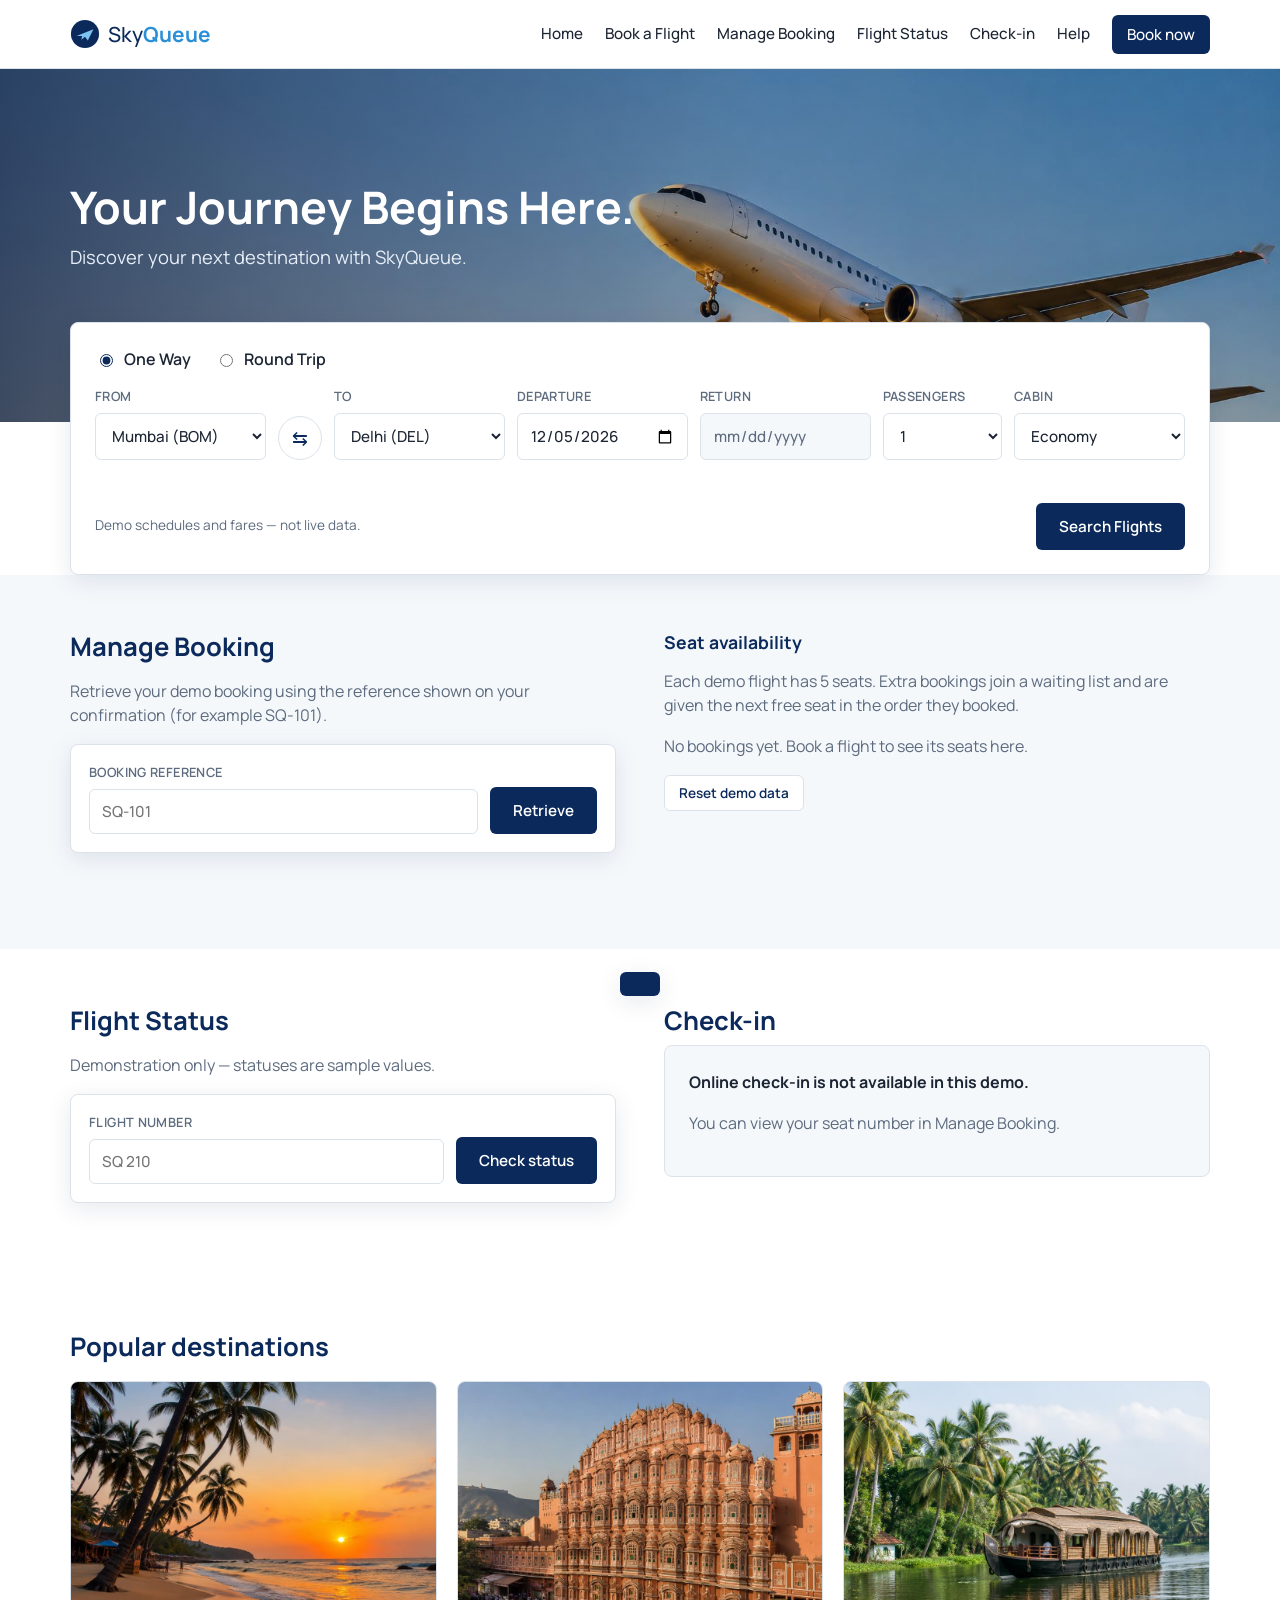
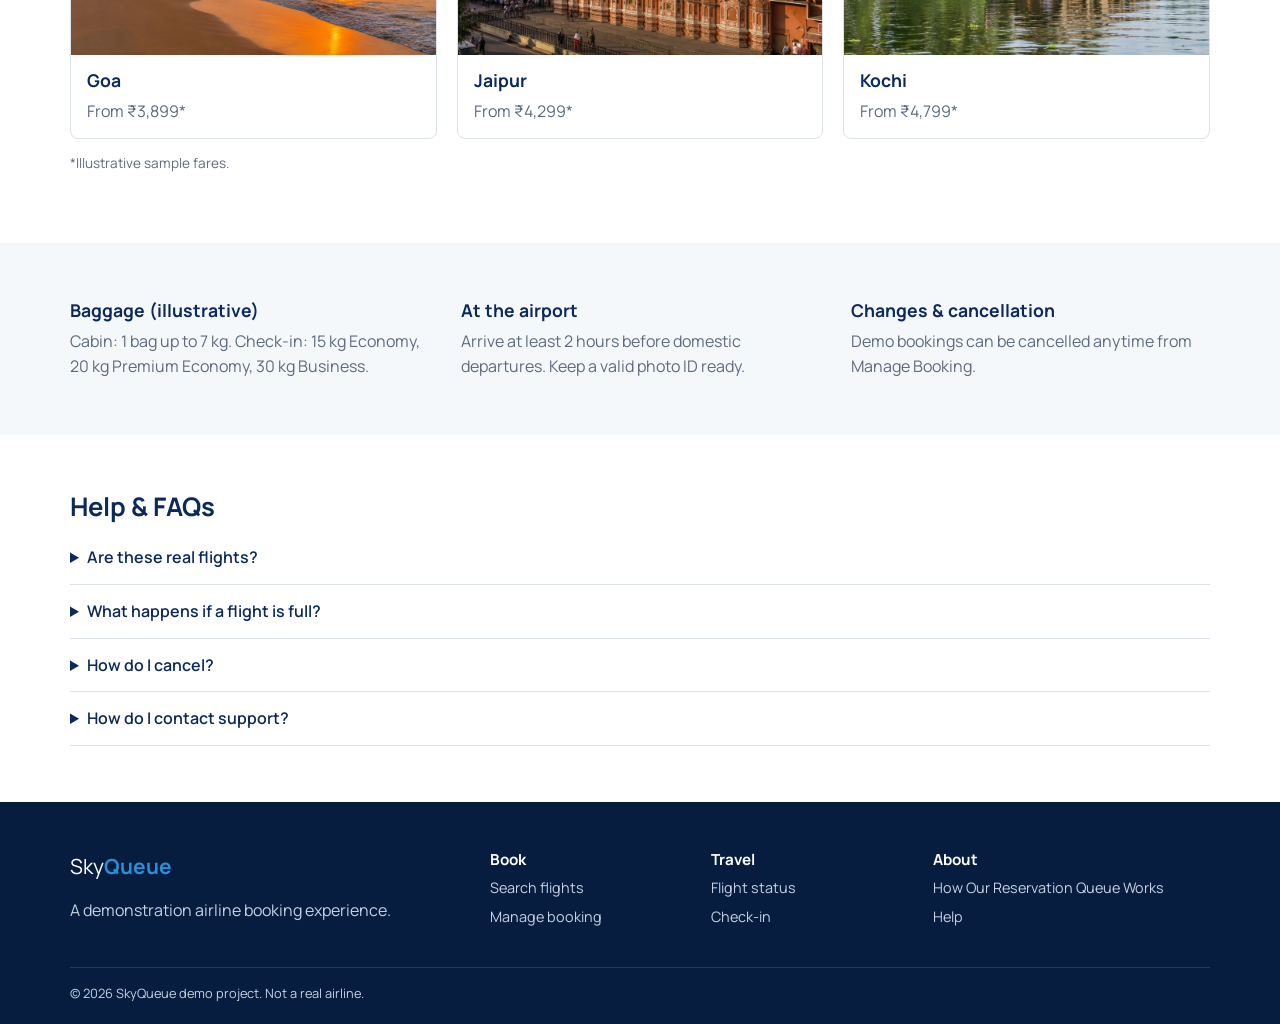
<file: public/skyqueue/index.html>
<!DOCTYPE html>
<html lang="en">
<head>
  <meta charset="UTF-8">
  <meta name="viewport" content="width=device-width, initial-scale=1.0">
  <title>SkyQueue — Book Flights Across India</title>
  <meta name="description" content="Search flights, book, manage your booking and check flight status with SkyQueue.">
  <link rel="preconnect" href="https://fonts.googleapis.com">
  <link href="https://fonts.googleapis.com/css2?family=Manrope:wght@400;500;600;700&display=swap" rel="stylesheet">
  <link rel="stylesheet" href="style.css">
</head>
<body>

<header class="site-header">
  <div class="container header-inner">
    <a href="#home" class="logo" aria-label="SkyQueue home">
      <svg width="30" height="30" viewBox="0 0 32 32" aria-hidden="true"><circle cx="16" cy="16" r="15" fill="#0b2a5b"/><path d="M7 18l18-7-6 12-3-4-4 3 1-4z" fill="#7cc4f2"/></svg>
      <span>Sky<b>Queue</b></span>
    </a>
    <button class="menu-toggle" id="menuToggle" aria-label="Open menu" aria-expanded="false">&#9776;</button>
    <nav class="main-nav" id="mainNav">
      <a href="#home">Home</a>
      <a href="#book">Book a Flight</a>
      <a href="#manage">Manage Booking</a>
      <a href="#status">Flight Status</a>
      <a href="#checkin">Check-in</a>
      <a href="#help">Help</a>
      <a href="#book" class="btn btn-primary btn-sm">Book now</a>
    </nav>
  </div>
</header>

<main>
  <!-- HERO + SEARCH -->
  <section class="hero" id="home">
    <div class="container">
      <h1>Your Journey Begins Here.</h1>
      <p class="hero-sub">Discover your next destination with SkyQueue.</p>
    </div>
  </section>

  <section class="container search-wrap" id="book">
    <form class="card search-card" id="searchForm" novalidate>
      <div class="trip-type">
        <label><input type="radio" name="tripType" value="oneway" checked> One Way</label>
        <label><input type="radio" name="tripType" value="round"> Round Trip</label>
      </div>
      <div class="search-grid">
        <div class="field">
          <label for="from">From</label>
          <select id="from"></select>
        </div>
        <button type="button" class="swap-btn" id="swapBtn" aria-label="Swap airports">&#8646;</button>
        <div class="field">
          <label for="to">To</label>
          <select id="to"></select>
        </div>
        <div class="field">
          <label for="departDate">Departure</label>
          <input type="date" id="departDate">
        </div>
        <div class="field" id="returnField">
          <label for="returnDate">Return</label>
          <input type="date" id="returnDate" disabled>
        </div>
        <div class="field">
          <label for="passengers">Passengers</label>
          <select id="passengers">
            <option>1</option><option>2</option><option>3</option><option>4</option>
          </select>
        </div>
        <div class="field">
          <label for="cabin">Cabin</label>
          <select id="cabin">
            <option>Economy</option><option>Premium Economy</option><option>Business</option>
          </select>
        </div>
      </div>
      <p class="form-error" id="searchError" role="alert"></p>
      <div class="search-actions">
        <span class="note">Demo schedules and fares — not live data.</span>
        <button type="submit" class="btn btn-primary">Search Flights</button>
      </div>
    </form>
  </section>

  <!-- BOOKING FLOW (hidden until search) -->
  <section class="container section" id="flow" hidden>
    <ol class="steps" id="steps">
      <li data-step="1">Select flight</li>
      <li data-step="2">Passenger details</li>
      <li data-step="3">Review</li>
      <li data-step="4">Confirmation</li>
    </ol>

    <div id="step1">
      <h2 id="resultsTitle">Available flights</h2>
      <p class="muted" id="seatInfo"></p>
      <div id="results" class="results"></div>
    </div>

    <div id="step2" hidden>
      <h2>Passenger details</h2>
      <form class="card" id="paxForm" novalidate>
        <div id="paxFields"></div>
        <div class="field"><label for="email">Contact email</label><input type="email" id="email" placeholder="you@example.com"></div>
        <div class="field"><label for="phone">Mobile number</label><input type="tel" id="phone" placeholder="10-digit mobile"></div>
        <p class="form-error" id="paxError" role="alert"></p>
        <div class="row-actions">
          <button type="button" class="btn btn-ghost" data-back="1">Back</button>
          <button type="submit" class="btn btn-primary">Continue</button>
        </div>
      </form>
    </div>

    <div id="step3" hidden>
      <h2>Review your booking</h2>
      <div class="card" id="reviewBox"></div>
      <p class="note">No payment is collected. This is a demonstration reservation.</p>
      <div class="row-actions">
        <button type="button" class="btn btn-ghost" data-back="2">Back</button>
        <button type="button" class="btn btn-primary" id="confirmBtn">Confirm reservation</button>
      </div>
    </div>

    <div id="step4" hidden>
      <div class="card confirm-card" id="confirmBox"></div>
      <div class="row-actions">
        <a href="#manage" class="btn btn-ghost">Manage this booking</a>
        <a href="#book" class="btn btn-primary" id="newSearch">Book another flight</a>
      </div>
    </div>
  </section>

  <!-- MANAGE -->
  <section class="section alt" id="manage">
    <div class="container two-col">
      <div>
        <h2>Manage Booking</h2>
        <p class="muted">Retrieve your demo booking using the reference shown on your confirmation (for example SQ-101).</p>
        <form class="card inline-form" id="manageForm" novalidate>
          <div class="field"><label for="manageRef">Booking reference</label><input id="manageRef" placeholder="SQ-101"></div>
          <button class="btn btn-primary" type="submit">Retrieve</button>
        </form>
        <p class="form-error" id="manageError" role="alert"></p>
        <div id="manageResult"></div>
      </div>
      <div>
        <h3>Seat availability</h3>
        <p class="muted">Each demo flight has 5 seats. Extra bookings join a waiting list and are given the next free seat in the order they booked.</p>
        <select id="manifestFlight" aria-label="Choose flight"></select>
        <div id="manifest"></div>
        <button class="btn btn-ghost btn-sm" id="resetBtn" type="button">Reset demo data</button>
      </div>
    </div>
  </section>

  <!-- STATUS + CHECKIN -->
  <section class="section container two-col">
    <div id="status">
      <h2>Flight Status</h2>
      <p class="muted">Demonstration only — statuses are sample values.</p>
      <form class="card inline-form" id="statusForm" novalidate>
        <div class="field"><label for="statusNo">Flight number</label><input id="statusNo" placeholder="SQ 210"></div>
        <button class="btn btn-primary" type="submit">Check status</button>
      </form>
      <div id="statusResult"></div>
    </div>
    <div id="checkin">
      <h2>Check-in</h2>
      <div class="card unavailable">
        <strong>Online check-in is not available in this demo.</strong>
        <p class="muted">You can view your seat number in Manage Booking.</p>
      </div>
    </div>
  </section>

  <!-- DESTINATIONS -->
  <section class="section container">
    <h2>Popular destinations</h2>
    <div class="dest-grid">
      <article class="dest"><img src="images/goa.jpg" alt="Goa beach at sunset" loading="lazy"><div><h3>Goa</h3><p>From ₹3,899*</p></div></article>
      <article class="dest"><img src="images/jaipur.jpg" alt="Hawa Mahal in Jaipur" loading="lazy"><div><h3>Jaipur</h3><p>From ₹4,299*</p></div></article>
      <article class="dest"><img src="images/kerala.jpg" alt="Kerala backwaters houseboat" loading="lazy"><div><h3>Kochi</h3><p>From ₹4,799*</p></div></article>
    </div>
    <p class="note">*Illustrative sample fares.</p>
  </section>

  <!-- TRAVEL INFO -->
  <section class="section alt">
    <div class="container info-grid">
      <div><h3>Baggage (illustrative)</h3><p>Cabin: 1 bag up to 7 kg. Check-in: 15 kg Economy, 20 kg Premium Economy, 30 kg Business.</p></div>
      <div><h3>At the airport</h3><p>Arrive at least 2 hours before domestic departures. Keep a valid photo ID ready.</p></div>
      <div><h3>Changes &amp; cancellation</h3><p>Demo bookings can be cancelled anytime from Manage Booking.</p></div>
    </div>
  </section>

  <!-- HELP / FAQ -->
  <section class="section container" id="help">
    <h2>Help &amp; FAQs</h2>
    <details><summary>Are these real flights?</summary><p>No. SkyQueue is a demonstration website. Flights, times and fares are sample data and no payment is taken.</p></details>
    <details><summary>What happens if a flight is full?</summary><p>You are added to the waiting list. When a confirmed passenger cancels, the first person on the waiting list automatically gets the seat.</p></details>
    <details><summary>How do I cancel?</summary><p>Open Manage Booking, enter your reference and choose Cancel booking.</p></details>
    <details><summary>How do I contact support?</summary><p>This demo has no live support line. Use the FAQs above for help.</p></details>
  </section>
</main>

<footer class="site-footer">
  <div class="container footer-grid">
    <div><span class="logo-text">Sky<b>Queue</b></span><p>A demonstration airline booking experience.</p></div>
    <div><h4>Book</h4><a href="#book">Search flights</a><a href="#manage">Manage booking</a></div>
    <div><h4>Travel</h4><a href="#status">Flight status</a><a href="#checkin">Check-in</a></div>
    <div><h4>About</h4><a href="queue.html">How Our Reservation Queue Works</a><a href="#help">Help</a></div>
  </div>
  <div class="container copyright">© 2026 SkyQueue demo project. Not a real airline.</div>
</footer>

<div class="toast" id="toast" role="status"></div>
<script src="script.js"></script>
</body>
</html>
</file>
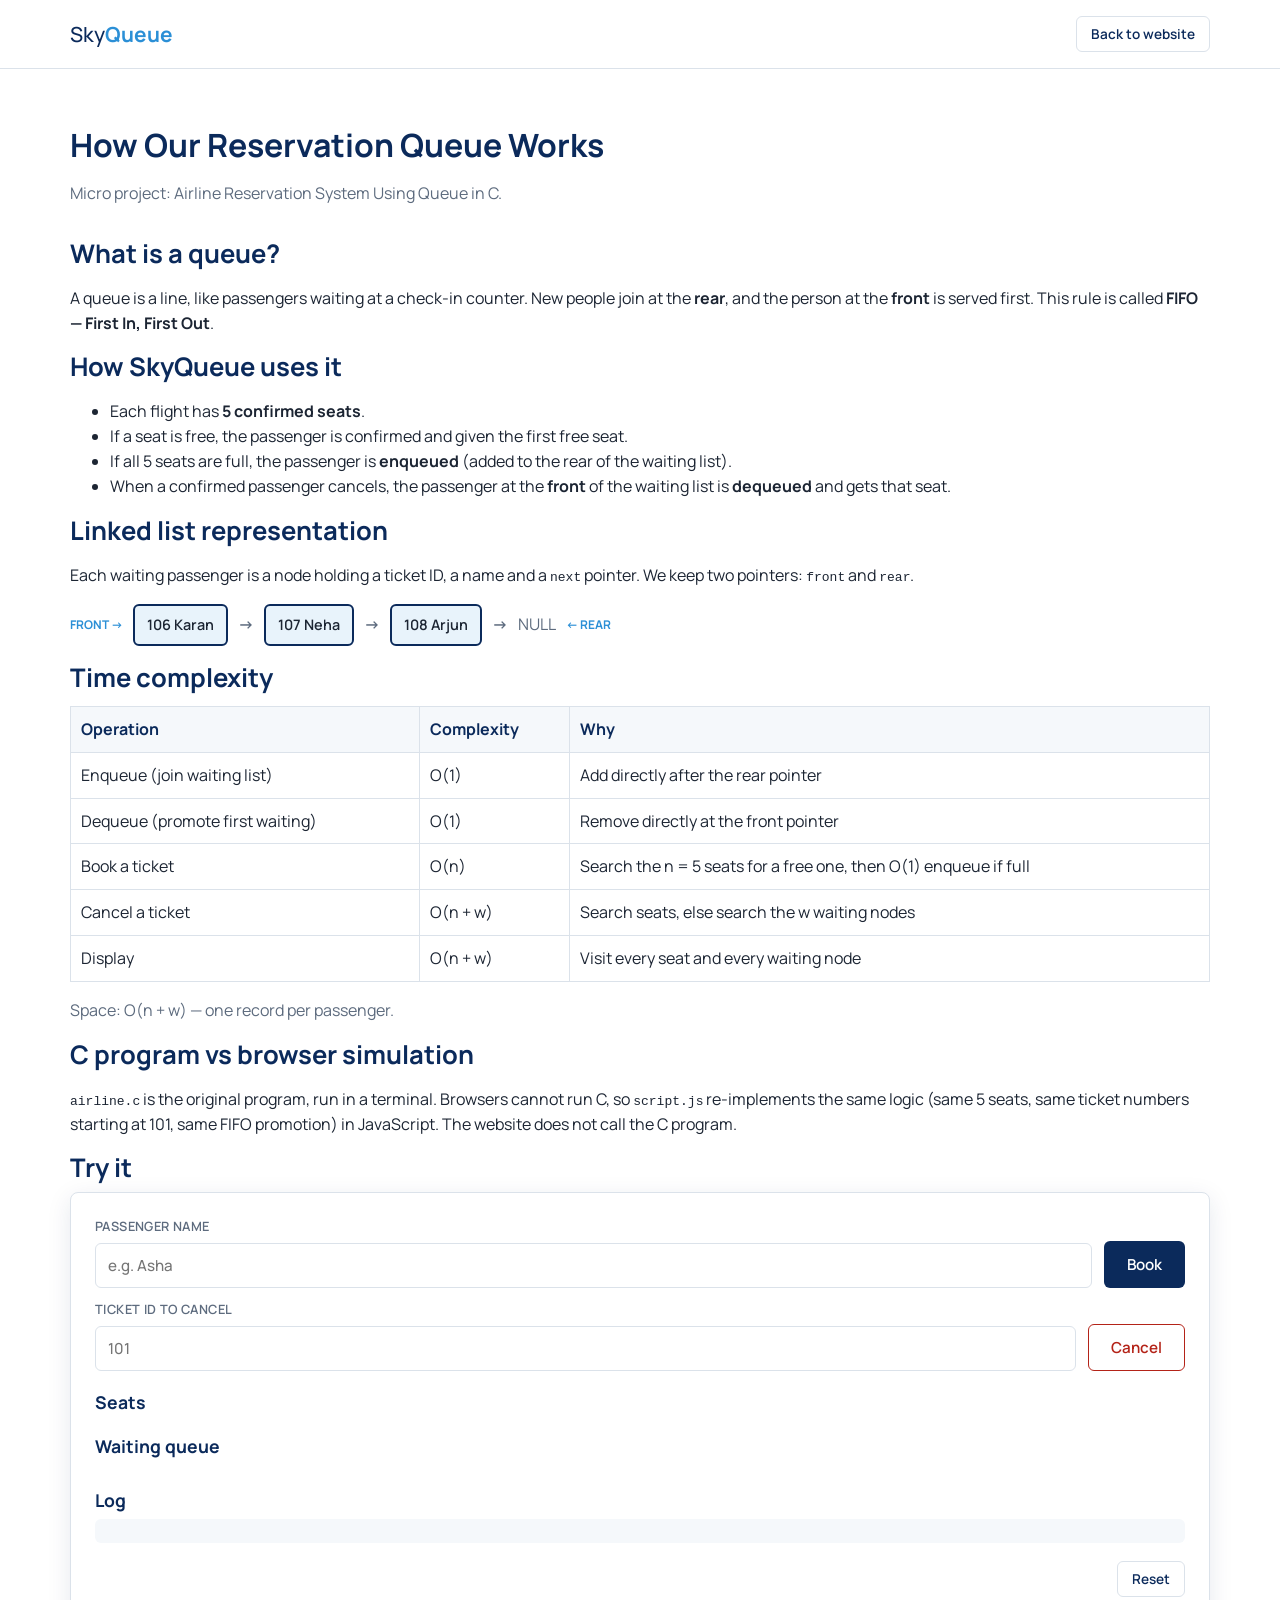
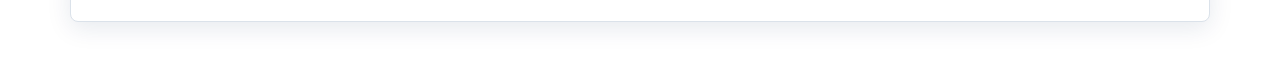
<file: public/skyqueue/queue.html>
<!DOCTYPE html>
<html lang="en">
<head>
  <meta charset="UTF-8">
  <meta name="viewport" content="width=device-width, initial-scale=1.0">
  <title>How Our Reservation Queue Works — SkyQueue</title>
  <link href="https://fonts.googleapis.com/css2?family=Manrope:wght@400;500;600;700&display=swap" rel="stylesheet">
  <link rel="stylesheet" href="style.css">
</head>
<body>
<header class="site-header">
  <div class="container header-inner">
    <a href="index.html" class="logo"><span>Sky<b>Queue</b></span></a>
    <a href="index.html" class="btn btn-ghost btn-sm">Back to website</a>
  </div>
</header>

<main class="container section">
  <h1>How Our Reservation Queue Works</h1>
  <p class="muted">Micro project: Airline Reservation System Using Queue in C.</p>

  <h2 style="margin-top:32px">What is a queue?</h2>
  <p>A queue is a line, like passengers waiting at a check-in counter. New people join at the <b>rear</b>, and the person at the <b>front</b> is served first. This rule is called <b>FIFO — First In, First Out</b>.</p>

  <h2>How SkyQueue uses it</h2>
  <ul>
    <li>Each flight has <b>5 confirmed seats</b>.</li>
    <li>If a seat is free, the passenger is confirmed and given the first free seat.</li>
    <li>If all 5 seats are full, the passenger is <b>enqueued</b> (added to the rear of the waiting list).</li>
    <li>When a confirmed passenger cancels, the passenger at the <b>front</b> of the waiting list is <b>dequeued</b> and gets that seat.</li>
  </ul>

  <h2>Linked list representation</h2>
  <p>Each waiting passenger is a node holding a ticket ID, a name and a <code>next</code> pointer. We keep two pointers: <code>front</code> and <code>rear</code>.</p>
  <div class="queue-diagram">
    <span class="ptr">front →</span>
    <span class="node">106 Karan</span><span class="arrow">→</span>
    <span class="node">107 Neha</span><span class="arrow">→</span>
    <span class="node">108 Arjun</span><span class="arrow">→</span>
    <span class="muted">NULL</span>
    <span class="ptr">← rear</span>
  </div>

  <h2>Time complexity</h2>
  <table>
    <tr><th>Operation</th><th>Complexity</th><th>Why</th></tr>
    <tr><td>Enqueue (join waiting list)</td><td>O(1)</td><td>Add directly after the rear pointer</td></tr>
    <tr><td>Dequeue (promote first waiting)</td><td>O(1)</td><td>Remove directly at the front pointer</td></tr>
    <tr><td>Book a ticket</td><td>O(n)</td><td>Search the n = 5 seats for a free one, then O(1) enqueue if full</td></tr>
    <tr><td>Cancel a ticket</td><td>O(n + w)</td><td>Search seats, else search the w waiting nodes</td></tr>
    <tr><td>Display</td><td>O(n + w)</td><td>Visit every seat and every waiting node</td></tr>
  </table>
  <p class="muted">Space: O(n + w) — one record per passenger.</p>

  <h2>C program vs browser simulation</h2>
  <p><code>airline.c</code> is the original program, run in a terminal. Browsers cannot run C, so <code>script.js</code> re-implements the same logic (same 5 seats, same ticket numbers starting at 101, same FIFO promotion) in JavaScript. The website does not call the C program.</p>

  <h2>Try it</h2>
  <div class="card">
    <form class="inline-form" id="demoForm" style="padding:0;box-shadow:none">
      <div class="field"><label for="demoName">Passenger name</label><input id="demoName" placeholder="e.g. Asha"></div>
      <button class="btn btn-primary" type="submit">Book</button>
    </form>
    <form class="inline-form" id="demoCancel" style="padding:0;margin-top:12px">
      <div class="field"><label for="demoTicket">Ticket ID to cancel</label><input id="demoTicket" type="number" placeholder="101"></div>
      <button class="btn btn-danger" type="submit">Cancel</button>
    </form>
    <h3 style="margin-top:20px">Seats</h3>
    <div class="seat-map" id="demoSeats"></div>
    <h3>Waiting queue</h3>
    <div class="queue-diagram" id="demoQueue"></div>
    <h3>Log</h3>
    <div class="log" id="demoLog"></div>
    <div class="row-actions"><button class="btn btn-ghost btn-sm" id="demoReset">Reset</button></div>
  </div>
</main>

<script src="script.js"></script>
<script>
  // Small separate demo that uses the same engine as the website
  const { FlightReservation, MAX_SEATS } = window.SkyQueueEngine;
  let demo = new FlightReservation(), nextId = 101;
  const log = m => { const el = document.getElementById("demoLog"); el.innerHTML = m + "<br>" + el.innerHTML; };
  const esc = s => s.replace(/[&<>"']/g, c => ({ "&": "&amp;", "<": "&lt;", ">": "&gt;", '"': "&quot;", "'": "&#39;" })[c]);
  function draw() {
    document.getElementById("demoSeats").innerHTML = demo.seats.map((s, i) =>
      `<div class="seat ${s ? "taken" : ""}"><b>${i + 1}</b>${s ? s.ticketId + " " + esc(s.name) : "Free"}</div>`).join("");
    const q = demo.waiting.toArray();
    document.getElementById("demoQueue").innerHTML = q.length
      ? `<span class="ptr">front →</span>` + q.map(p => `<span class="node">${p.ticketId} ${esc(p.name)}</span>`).join('<span class="arrow">→</span>') + `<span class="arrow">→</span><span class="muted">NULL</span><span class="ptr">← rear</span>`
      : `<span class="muted">front = rear = NULL (empty)</span>`;
  }
  document.getElementById("demoForm").addEventListener("submit", e => {
    e.preventDefault();
    const name = document.getElementById("demoName").value.trim();
    if (!name) { log("Error: enter a name."); return; }
    const id = nextId++, r = demo.book(id, name);
    log(r.status === "CONFIRMED" ? `Confirmed: ticket ${id}, ${esc(name)} → seat ${r.seat}` : `Flight full (${MAX_SEATS} seats). Ticket ${id}, ${esc(name)} enqueued at position ${r.position}`);
    document.getElementById("demoName").value = ""; draw();
  });
  document.getElementById("demoCancel").addEventListener("submit", e => {
    e.preventDefault();
    const id = Number(document.getElementById("demoTicket").value);
    const r = demo.cancel(id);
    if (!r.ok) log(`Error: ticket ${id} not found (or already cancelled).`);
    else log(`Cancelled ticket ${id}.` + (r.promoted ? ` Dequeued ${esc(r.promoted.name)} (ticket ${r.promoted.ticketId}) → seat ${r.promoted.seat}` : ""));
    draw();
  });
  document.getElementById("demoReset").addEventListener("click", () => { demo = new FlightReservation(); nextId = 101; document.getElementById("demoLog").innerHTML = ""; draw(); });
  draw();
</script>
</body>
</html>
</file>
<file: public/skyqueue/style.css>
/* SkyQueue — airline website styles */
:root {
  --navy: #0b2a5b;
  --navy-dark: #071d40;
  --sky: #2b8fd6;
  --sky-light: #e8f3fb;
  --text: #1c2533;
  --muted: #5d6b7e;
  --border: #dbe2ea;
  --bg-alt: #f5f8fb;
  --white: #ffffff;
  --success: #1c7c4a;
  --warn: #a8660b;
  --error: #b42318;
  --radius: 8px;
  --shadow: 0 6px 24px rgba(11, 42, 91, 0.10);
}
* { box-sizing: border-box; }
html { scroll-behavior: smooth; }
body { margin: 0; font-family: "Manrope", system-ui, sans-serif; color: var(--text); background: var(--white); line-height: 1.55; }
img { max-width: 100%; display: block; }
a { color: var(--sky); }
h1, h2, h3, h4 { color: var(--navy); line-height: 1.25; margin: 0 0 .5rem; }
h2 { font-size: 1.6rem; }
h3 { font-size: 1.1rem; }
.container { width: min(1140px, 92%); margin: 0 auto; }
.section { padding: 56px 0; }
.section.container { padding: 56px 0; }
.alt { background: var(--bg-alt); }
.muted { color: var(--muted); }
.note { color: var(--muted); font-size: .85rem; }
[hidden] { display: none !important; }

/* Header */
.site-header { position: sticky; top: 0; z-index: 50; background: var(--white); border-bottom: 1px solid var(--border); }
.header-inner { display: flex; align-items: center; justify-content: space-between; height: 68px; }
.logo { display: flex; align-items: center; gap: 8px; text-decoration: none; color: var(--navy); font-size: 1.3rem; font-weight: 500; }
.logo b, .logo-text b { font-weight: 700; color: var(--sky); }
.main-nav { display: flex; align-items: center; gap: 22px; }
.main-nav a { color: var(--text); text-decoration: none; font-weight: 500; font-size: .95rem; }
.main-nav a:hover { color: var(--sky); }
.main-nav a.btn { color: var(--white); }
.menu-toggle { display: none; background: none; border: 1px solid var(--border); border-radius: 6px; font-size: 1.3rem; padding: 4px 10px; cursor: pointer; color: var(--navy); }

/* Buttons */
.btn { display: inline-block; border: 1px solid transparent; border-radius: 6px; padding: 12px 22px; font: 600 .95rem "Manrope", sans-serif; cursor: pointer; text-decoration: none; text-align: center; transition: background .15s; }
.btn-primary { background: var(--navy); color: var(--white); }
.btn-primary:hover { background: var(--navy-dark); }
.btn-ghost { background: var(--white); color: var(--navy); border-color: var(--border); }
.btn-ghost:hover { background: var(--sky-light); }
.btn-danger { background: var(--white); color: var(--error); border-color: var(--error); }
.btn-sm { padding: 8px 14px; font-size: .85rem; }

/* Hero */
.hero { background: linear-gradient(90deg, rgba(7,29,64,.75), rgba(7,29,64,.15) 60%), url("images/hero.jpg") center/cover; padding: 110px 0 150px; }
.hero h1 { color: var(--white); font-size: clamp(2rem, 4vw, 2.8rem); font-weight: 700; }
.hero-sub { color: #e6eef8; font-size: 1.15rem; margin: 0; }

/* Search */
.search-wrap { margin-top: -100px; position: relative; }
.card { background: var(--white); border: 1px solid var(--border); border-radius: var(--radius); box-shadow: var(--shadow); padding: 24px; }
.trip-type { display: flex; gap: 24px; margin-bottom: 16px; font-weight: 600; }
.trip-type label { display: flex; align-items: center; gap: 8px; cursor: pointer; }
.trip-type input { accent-color: var(--navy); width: auto; }
.search-grid { display: grid; grid-template-columns: 1fr auto 1fr 1fr 1fr .7fr 1fr; gap: 12px; align-items: end; }
.field { display: flex; flex-direction: column; gap: 6px; margin-bottom: 12px; }
.search-grid .field { margin-bottom: 0; }
.field label { font-size: .8rem; font-weight: 600; color: var(--muted); text-transform: uppercase; letter-spacing: .03em; }
input, select { font: 500 .95rem "Manrope", sans-serif; padding: 11px 12px; border: 1px solid var(--border); border-radius: 6px; background: var(--white); color: var(--text); width: 100%; }
input:focus, select:focus { outline: 2px solid var(--sky); outline-offset: 0; border-color: var(--sky); }
input:disabled { background: var(--bg-alt); color: var(--muted); }
.swap-btn { height: 44px; width: 44px; border-radius: 50%; border: 1px solid var(--border); background: var(--white); color: var(--navy); font-size: 1.2rem; cursor: pointer; }
.swap-btn:hover { background: var(--sky-light); }
.search-actions { display: flex; justify-content: space-between; align-items: center; margin-top: 18px; gap: 12px; flex-wrap: wrap; }
.form-error { color: var(--error); font-size: .9rem; margin: 10px 0 0; min-height: 1em; }

/* Steps */
.steps { display: flex; gap: 8px; list-style: none; padding: 0; margin: 0 0 28px; counter-reset: s; flex-wrap: wrap; }
.steps li { counter-increment: s; flex: 1; min-width: 140px; padding: 10px 12px; border-bottom: 3px solid var(--border); color: var(--muted); font-weight: 600; font-size: .9rem; }
.steps li::before { content: counter(s) ". "; }
.steps li.active { border-color: var(--navy); color: var(--navy); }
.steps li.done { border-color: var(--sky); color: var(--sky); }

/* Results */
.results { display: grid; gap: 14px; }
.flight { display: grid; grid-template-columns: 1.1fr 2fr 1fr auto; gap: 18px; align-items: center; padding: 20px 24px; }
.flight .code { font-weight: 700; color: var(--navy); }
.times { display: flex; align-items: center; gap: 14px; }
.times strong { font-size: 1.3rem; color: var(--navy); }
.times .line { flex: 1; border-top: 1px dashed var(--border); text-align: center; font-size: .8rem; color: var(--muted); padding-top: 4px; }
.fare { font-size: 1.3rem; font-weight: 700; color: var(--navy); }
.badge { display: inline-block; font-size: .75rem; font-weight: 700; padding: 3px 8px; border-radius: 4px; }
.badge.ok { background: #e3f4ea; color: var(--success); }
.badge.wait { background: #fdf1df; color: var(--warn); }
.badge.cancel { background: #fde8e6; color: var(--error); }

.row-actions { display: flex; gap: 12px; justify-content: flex-end; margin-top: 18px; flex-wrap: wrap; }
.pax-block { border-bottom: 1px solid var(--border); padding-bottom: 8px; margin-bottom: 14px; display: grid; grid-template-columns: 1fr 1fr 1fr; gap: 12px; }
.pax-block h4 { grid-column: 1 / -1; margin: 0; }
dl.summary { display: grid; grid-template-columns: 160px 1fr; gap: 8px 16px; margin: 0; }
dl.summary dt { color: var(--muted); }
dl.summary dd { margin: 0; font-weight: 600; }
.confirm-card h2 { color: var(--success); }
.ref { font-size: 1.6rem; font-weight: 700; color: var(--navy); letter-spacing: .05em; }
.ticket-list { margin: 14px 0 0; padding: 0; list-style: none; }
.ticket-list li { padding: 10px 0; border-top: 1px solid var(--border); display: flex; justify-content: space-between; gap: 12px; flex-wrap: wrap; }

/* Manage */
.two-col { display: grid; grid-template-columns: 1fr 1fr; gap: 48px; }
.inline-form { display: flex; gap: 12px; align-items: end; padding: 18px; }
.inline-form .field { flex: 1; margin: 0; }
#manageResult, #statusResult { margin-top: 16px; }
#manifestFlight { margin: 8px 0 14px; max-width: 320px; }
.seat-map { display: grid; grid-template-columns: repeat(5, 1fr); gap: 8px; margin-bottom: 14px; }
.seat { border: 1px solid var(--border); border-radius: 6px; padding: 10px 6px; text-align: center; font-size: .8rem; background: var(--white); }
.seat.taken { background: var(--navy); color: var(--white); border-color: var(--navy); }
.seat b { display: block; font-size: .95rem; }
.wait-list { padding-left: 20px; margin: 6px 0 16px; }
.unavailable { box-shadow: none; background: var(--bg-alt); }

/* Destinations */
.dest-grid { display: grid; grid-template-columns: repeat(3, 1fr); gap: 20px; margin-top: 18px; }
.dest { border-radius: var(--radius); overflow: hidden; border: 1px solid var(--border); background: var(--white); }
.dest img { aspect-ratio: 4/3; object-fit: cover; width: 100%; }
.dest div { padding: 14px 16px; }
.dest p { margin: 0; color: var(--muted); }
.info-grid { display: grid; grid-template-columns: repeat(3, 1fr); gap: 32px; }
.info-grid p { color: var(--muted); margin: 0; }

details { border-bottom: 1px solid var(--border); padding: 14px 0; }
summary { cursor: pointer; font-weight: 600; color: var(--navy); }
details p { color: var(--muted); margin: 10px 0 0; }

/* Footer */
.site-footer { background: var(--navy-dark); color: #c6d2e3; padding: 48px 0 20px; }
.footer-grid { display: grid; grid-template-columns: 2fr 1fr 1fr 1.4fr; gap: 24px; }
.site-footer h4 { color: var(--white); font-size: .95rem; }
.site-footer a { display: block; color: #c6d2e3; text-decoration: none; margin: 6px 0; font-size: .9rem; }
.site-footer a:hover { color: var(--white); }
.logo-text { color: var(--white); font-size: 1.3rem; }
.copyright { border-top: 1px solid rgba(255,255,255,.12); margin-top: 28px; padding-top: 16px; font-size: .8rem; }

.toast { position: fixed; bottom: 24px; left: 50%; transform: translateX(-50%) translateY(120px); background: var(--navy); color: var(--white); padding: 12px 20px; border-radius: 6px; box-shadow: var(--shadow); transition: transform .25s; z-index: 100; max-width: 90%; }
.toast.show { transform: translateX(-50%) translateY(0); }

/* Queue page */
.queue-diagram { display: flex; align-items: center; gap: 10px; flex-wrap: wrap; margin: 16px 0; }
.node { border: 2px solid var(--navy); border-radius: 6px; padding: 8px 12px; background: var(--sky-light); font-weight: 600; font-size: .9rem; }
.arrow { color: var(--muted); font-weight: 700; }
.ptr { font-size: .75rem; font-weight: 700; color: var(--sky); text-transform: uppercase; }
table { border-collapse: collapse; width: 100%; margin: 12px 0; }
th, td { border: 1px solid var(--border); padding: 10px; text-align: left; }
th { background: var(--bg-alt); color: var(--navy); }
.log { background: var(--bg-alt); border-radius: 6px; padding: 12px; font-family: monospace; font-size: .85rem; max-height: 200px; overflow: auto; }

/* Responsive */
@media (max-width: 1000px) {
  .search-grid { grid-template-columns: 1fr auto 1fr; }
  .search-grid .field:nth-child(n+4) { grid-column: span 1; }
  .flight { grid-template-columns: 1fr 1fr; }
}
@media (max-width: 820px) {
  .menu-toggle { display: block; }
  .main-nav { display: none; position: absolute; top: 68px; left: 0; right: 0; background: var(--white); flex-direction: column; align-items: stretch; padding: 12px 4%; border-bottom: 1px solid var(--border); gap: 4px; }
  .main-nav.open { display: flex; }
  .main-nav a { padding: 10px 0; }
  .two-col, .info-grid, .dest-grid, .footer-grid { grid-template-columns: 1fr; }
  .hero { padding: 70px 0 130px; }
}
@media (max-width: 560px) {
  .search-grid { grid-template-columns: 1fr; }
  .swap-btn { justify-self: center; transform: rotate(90deg); }
  .flight { grid-template-columns: 1fr; }
  .pax-block { grid-template-columns: 1fr; }
  .inline-form { flex-direction: column; align-items: stretch; }
  dl.summary { grid-template-columns: 1fr; }
  .seat-map { grid-template-columns: repeat(5, 1fr); }
}
</file>
